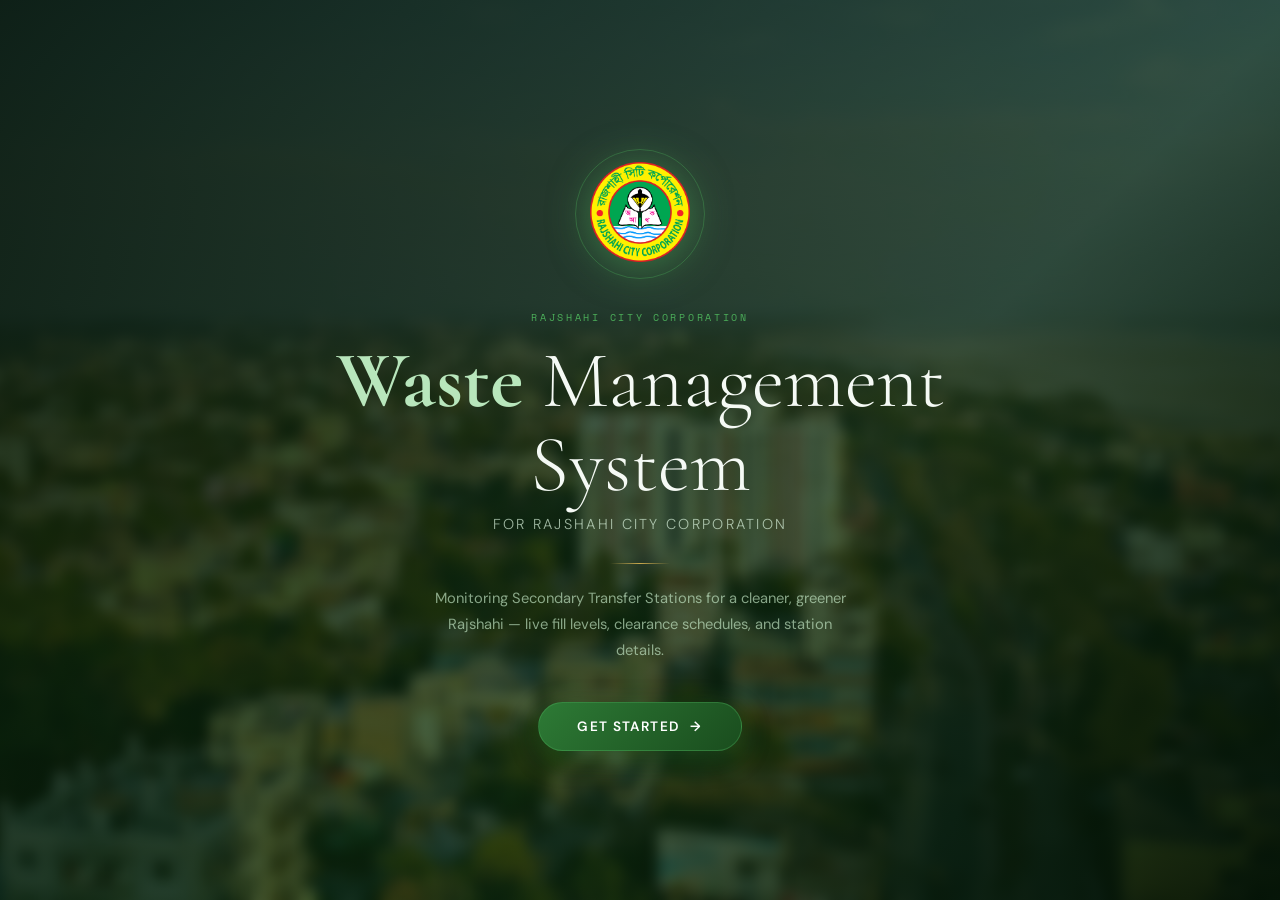
<file: index.html>
<!DOCTYPE html>
<html lang="en">
<head>
  <meta charset="UTF-8">
  <meta name="viewport" content="width=device-width, initial-scale=1.0">
  <title>Waste Management System — RCC</title>
  <link rel="stylesheet" href="css/style.css">
</head>
<body>

  <div class="home-bg">
    <div class="home-content">

      <div class="logo-ring">
        <a href="http://erajshahi.portal.gov.bd/" target="_blank" rel="noopener">
          <img src="images/rcc_logo.png" class="home-logo" alt="Rajshahi City Corporation Logo">
        </a>
      </div>

      <div class="home-eyebrow">Rajshahi City Corporation</div>

      <h1 class="home-title"><strong>Waste</strong> Management<br>System</h1>

      <p class="home-subtitle">for Rajshahi City Corporation</p>

      <div class="home-divider"></div>

      <p class="home-tagline">
        Monitoring Secondary Transfer Stations for a cleaner, greener Rajshahi —
        live fill levels, clearance schedules, and station details.
      </p>

      <a class="btn-primary" href="about.html">
        Get Started <span>→</span>
      </a>

    </div>
  </div>

  <script src="js/app.js"></script>
</body>
</html>
</file>
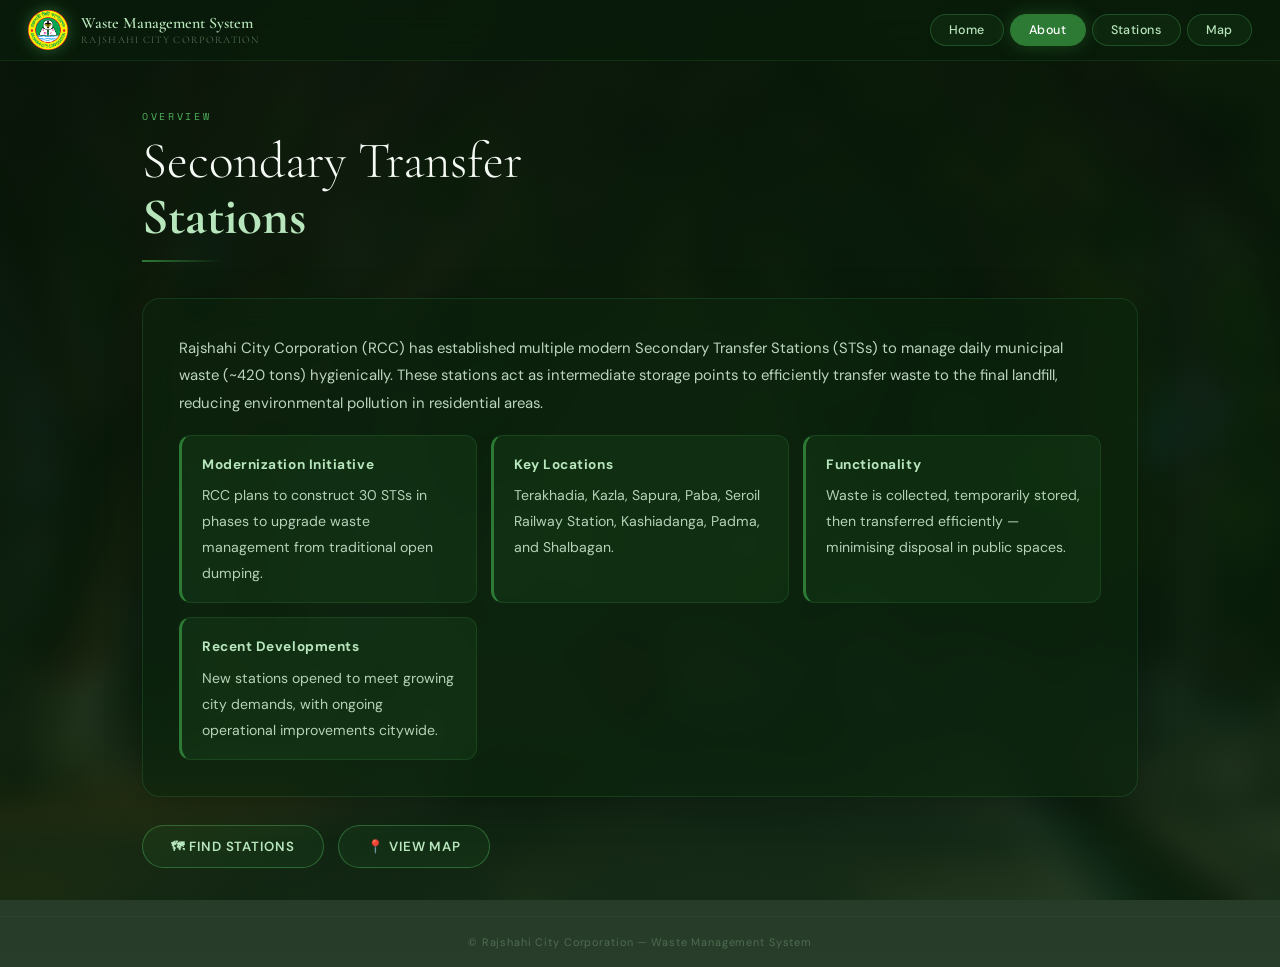
<file: about.html>
<!DOCTYPE html>
<html lang="en">
<head>
  <meta charset="UTF-8">
  <meta name="viewport" content="width=device-width, initial-scale=1.0">
  <title>About — RCC Waste Management</title>
  <link rel="stylesheet" href="css/style.css">
</head>
<body class="page-bg">

  <nav>
    <a class="brand" href="index.html">
      <img src="images/rcc_logo.png" class="brand-logo" alt="RCC Logo">
      <div class="brand-text">
        Waste Management System
        <span>Rajshahi City Corporation</span>
      </div>
    </a>
    <div class="nav-links">
      <a class="nav-btn" href="index.html"    data-page="index.html">Home</a>
      <a class="nav-btn" href="about.html"    data-page="about.html">About</a>
      <a class="nav-btn" href="stations.html" data-page="stations.html">Stations</a>
      <a class="nav-btn" href="map.html"      data-page="map.html">Map</a>
    </div>
  </nav>

  <div class="page-body">

    <div class="page-header">
      <div class="page-eyebrow">Overview</div>
      <h1 class="page-title">Secondary Transfer<br><strong>Stations</strong></h1>
      <div class="page-line"></div>
    </div>

    <div class="about-card">
      <p>
        Rajshahi City Corporation (RCC) has established multiple modern Secondary Transfer
        Stations (STSs) to manage daily municipal waste (~420 tons) hygienically. These stations
        act as intermediate storage points to efficiently transfer waste to the final landfill,
        reducing environmental pollution in residential areas.
      </p>
      <div class="feature-grid">
        <div class="feat">
          <strong>Modernization Initiative</strong>
          RCC plans to construct 30 STSs in phases to upgrade waste management from traditional open dumping.
        </div>
        <div class="feat">
          <strong>Key Locations</strong>
          Terakhadia, Kazla, Sapura, Paba, Seroil Railway Station, Kashiadanga, Padma, and Shalbagan.
        </div>
        <div class="feat">
          <strong>Functionality</strong>
          Waste is collected, temporarily stored, then transferred efficiently — minimising disposal in public spaces.
        </div>
        <div class="feat">
          <strong>Recent Developments</strong>
          New stations opened to meet growing city demands, with ongoing operational improvements citywide.
        </div>
      </div>
    </div>

    <div class="btn-row">
      <a class="btn-outline" href="stations.html">🗺 Find Stations</a>
      <a class="btn-outline" href="map.html">📍 View Map</a>
    </div>

  </div>

  <footer>© Rajshahi City Corporation — Waste Management System</footer>

  <script src="js/app.js"></script>
</body>
</html>
</file>
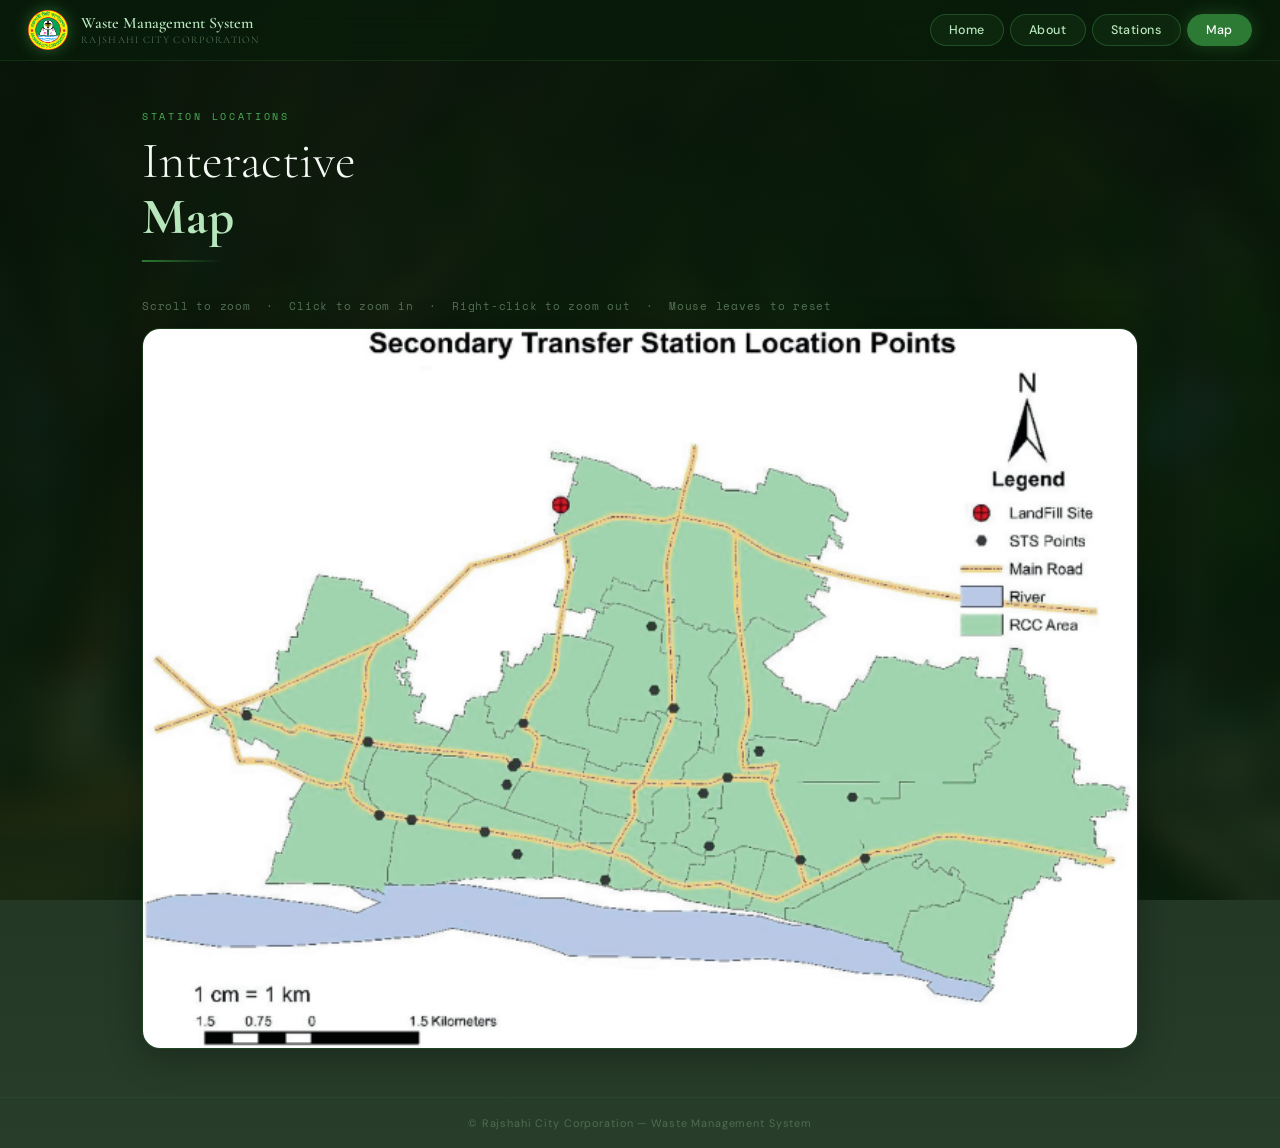
<file: map.html>
<!DOCTYPE html>
<html lang="en">
<head>
  <meta charset="UTF-8">
  <meta name="viewport" content="width=device-width, initial-scale=1.0">
  <title>Map — RCC Waste Management</title>
  <link rel="stylesheet" href="css/style.css">
</head>
<body class="page-bg">

  <nav>
    <a class="brand" href="index.html">
      <img src="images/rcc_logo.png" class="brand-logo" alt="RCC Logo">
      <div class="brand-text">
        Waste Management System
        <span>Rajshahi City Corporation</span>
      </div>
    </a>
    <div class="nav-links">
      <a class="nav-btn" href="index.html"    data-page="index.html">Home</a>
      <a class="nav-btn" href="about.html"    data-page="about.html">About</a>
      <a class="nav-btn" href="stations.html" data-page="stations.html">Stations</a>
      <a class="nav-btn" href="map.html"      data-page="map.html">Map</a>
    </div>
  </nav>

  <div class="page-body">

    <div class="page-header">
      <div class="page-eyebrow">Station Locations</div>
      <h1 class="page-title">Interactive<br><strong>Map</strong></h1>
      <div class="page-line"></div>
    </div>

    <p class="map-hint">
      Scroll to zoom &nbsp;·&nbsp; Click to zoom in &nbsp;·&nbsp;
      Right-click to zoom out &nbsp;·&nbsp; Mouse leaves to reset
    </p>

    <div class="map-frame">
      <img id="mapImg" src="images/map.png" alt="Map of Secondary Transfer Stations in Rajshahi">
    </div>

  </div>

  <footer>© Rajshahi City Corporation — Waste Management System</footer>

  <script src="js/app.js"></script>
  <script>
    (function () {
      const img = document.getElementById('mapImg');
      let scale = 1;
      const clamp = (v, mn, mx) => Math.min(Math.max(v, mn), mx);

      img.addEventListener('wheel', e => {
        e.preventDefault();
        scale = clamp(scale + (e.deltaY < 0 ? 0.12 : -0.12), 0.5, 4);
        img.style.transform = `scale(${scale})`;
      });
      img.parentElement.addEventListener('mouseleave', () => {
        scale = 1;
        img.style.transform = 'scale(1)';
      });
      img.addEventListener('click', () => {
        scale = clamp(scale + 0.2, 0.5, 4);
        img.style.transform = `scale(${scale})`;
      });
      img.addEventListener('contextmenu', e => {
        e.preventDefault();
        scale = clamp(scale - 0.2, 0.5, 4);
        img.style.transform = `scale(${scale})`;
      });
    })();
  </script>
</body>
</html>
</file>
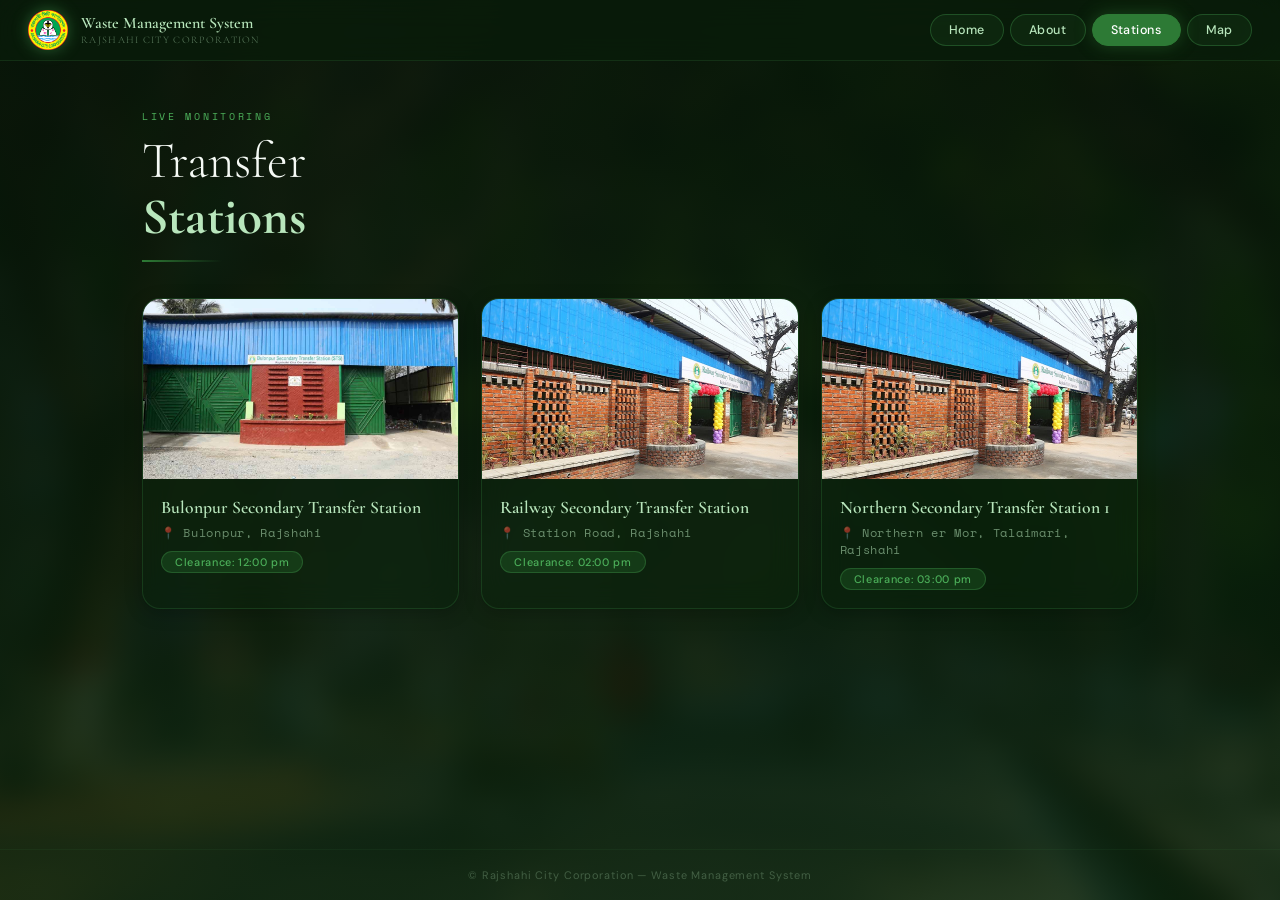
<file: stations.html>
<!DOCTYPE html>
<html lang="en">
<head>
  <meta charset="UTF-8">
  <meta name="viewport" content="width=device-width, initial-scale=1.0">
  <title>Stations — RCC Waste Management</title>
  <link rel="stylesheet" href="css/style.css">
</head>
<body class="page-bg">

  <nav>
    <a class="brand" href="index.html">
      <img src="images/rcc_logo.png" class="brand-logo" alt="RCC Logo">
      <div class="brand-text">
        Waste Management System
        <span>Rajshahi City Corporation</span>
      </div>
    </a>
    <div class="nav-links">
      <a class="nav-btn" href="index.html"    data-page="index.html">Home</a>
      <a class="nav-btn" href="about.html"    data-page="about.html">About</a>
      <a class="nav-btn" href="stations.html" data-page="stations.html">Stations</a>
      <a class="nav-btn" href="map.html"      data-page="map.html">Map</a>
    </div>
  </nav>

  <div class="page-body">

    <div class="page-header">
      <div class="page-eyebrow">Live Monitoring</div>
      <h1 class="page-title">Transfer<br><strong>Stations</strong></h1>
      <div class="page-line"></div>
    </div>

    <!--
      Cards are injected here by stations.js from data/stations.json.
      To add a new station: edit data/stations.json only.
    -->
    <div class="sts-grid" id="stationsGrid">
      <p style="color:rgba(184,230,188,0.5);font-size:0.9rem">Loading stations…</p>
    </div>

  </div>

  <footer>© Rajshahi City Corporation — Waste Management System</footer>

  <!--
    Modals are also injected here by stations.js.
    No need to touch this file when adding stations.
  -->
  <div id="modalsContainer"></div>

  <script src="js/app.js"></script>
  <script src="js/stations.js"></script>
</body>
</html>
</file>
<file: css/style.css>
/* ═══════════════════════════════════════════════
   RCC Waste Management System — Shared Stylesheet
   ═══════════════════════════════════════════════ */

@import url('https://fonts.googleapis.com/css2?family=Cormorant+Garamond:wght@300;400;600;700&family=DM+Sans:wght@300;400;500;600&family=Space+Mono&display=swap');

/* ─── CSS Variables ─── */
:root {
  --green-deep:    #0d2b0f;
  --green-mid:     #1a4d1e;
  --green-accent:  #2d7a35;
  --green-light:   #4caf5a;
  --green-pale:    #b8e6bc;
  --gold:          #c9a84c;
  --white:         #f5faf5;
  --glass:         rgba(10, 40, 12, 0.55);
  --radius:        18px;
  --transition:    0.32s cubic-bezier(0.4, 0, 0.2, 1);
}

/* ─── Reset ─── */
*, *::before, *::after { box-sizing: border-box; margin: 0; padding: 0; }
html { scroll-behavior: smooth; }

body {
  font-family: 'DM Sans', sans-serif;
  background: var(--green-deep);
  color: var(--white);
  min-height: 100vh;
  overflow-x: hidden;
}

a { text-decoration: none; color: inherit; }

/* ─── Scrollbar ─── */
::-webkit-scrollbar { width: 6px; }
::-webkit-scrollbar-track { background: transparent; }
::-webkit-scrollbar-thumb { background: var(--green-accent); border-radius: 3px; }

/* ═══════════════════════════════════════════════
   NAVBAR
   ═══════════════════════════════════════════════ */
nav {
  position: sticky;
  top: 0;
  z-index: 100;
  display: flex;
  align-items: center;
  gap: 10px;
  padding: 10px 28px;
  background: rgba(8, 28, 10, 0.75);
  backdrop-filter: blur(24px);
  border-bottom: 1px solid rgba(100, 200, 110, 0.12);
  animation: slideDown 0.5s ease;
}

@keyframes slideDown {
  from { transform: translateY(-100%); opacity: 0; }
  to   { transform: translateY(0);     opacity: 1; }
}

.brand {
  display: flex;
  align-items: center;
  gap: 13px;
  flex: 1;
  text-decoration: none;
}

.brand-logo {
  height: 40px;
  width: 40px;
  object-fit: contain;
  filter: drop-shadow(0 0 8px rgba(76, 175, 90, 0.45));
  transition: transform var(--transition);
}
.brand-logo:hover { transform: scale(1.12) rotate(-3deg); }

.brand-text {
  font-family: 'Cormorant Garamond', serif;
  font-size: 1rem;
  font-weight: 600;
  color: var(--green-pale);
  line-height: 1.2;
}
.brand-text span {
  display: block;
  font-size: 0.63rem;
  font-weight: 300;
  color: rgba(184, 230, 188, 0.5);
  letter-spacing: 0.13em;
  text-transform: uppercase;
}

.nav-links { display: flex; gap: 6px; }

.nav-btn {
  padding: 7px 18px;
  border-radius: 50px;
  font-size: 0.78rem;
  font-weight: 500;
  letter-spacing: 0.04em;
  border: 1px solid rgba(76, 175, 90, 0.3);
  background: rgba(76, 175, 90, 0.08);
  color: var(--green-pale);
  cursor: pointer;
  transition: all var(--transition);
  text-decoration: none;
  display: inline-block;
}
.nav-btn:hover,
.nav-btn.active {
  background: var(--green-accent);
  border-color: var(--green-accent);
  color: #fff;
  box-shadow: 0 0 18px rgba(45, 122, 53, 0.45);
}

/* ═══════════════════════════════════════════════
   PAGE LAYOUT
   ═══════════════════════════════════════════════ */
.page-bg {
  background:
    linear-gradient(180deg, rgba(5,18,7,0.93) 0%, rgba(10,35,12,0.88) 100%),
    url('../images/image.jpg') center / cover no-repeat fixed;
  min-height: 100vh;
  display: flex;
  flex-direction: column;
}

.page-body {
  padding: 48px 32px;
  max-width: 1060px;
  width: 100%;
  margin: 0 auto;
  flex: 1;
  animation: fadeUp 0.55s ease;
}

@keyframes fadeUp {
  from { opacity: 0; transform: translateY(28px); }
  to   { opacity: 1; transform: translateY(0); }
}

/* ─── Page Header ─── */
.page-eyebrow {
  font-family: 'Space Mono', monospace;
  font-size: 0.6rem;
  letter-spacing: 0.28em;
  color: var(--green-light);
  text-transform: uppercase;
  margin-bottom: 10px;
}

.page-title {
  font-family: 'Cormorant Garamond', serif;
  font-size: clamp(2rem, 5vw, 3.2rem);
  font-weight: 300;
  color: var(--white);
  line-height: 1.1;
}
.page-title strong { font-weight: 700; color: var(--green-pale); }

.page-line {
  width: 80px;
  height: 2px;
  background: linear-gradient(90deg, var(--green-accent), transparent);
  margin-top: 14px;
  margin-bottom: 36px;
}

/* ═══════════════════════════════════════════════
   BUTTONS
   ═══════════════════════════════════════════════ */
.btn-primary {
  display: inline-flex;
  align-items: center;
  gap: 10px;
  padding: 15px 38px;
  background: linear-gradient(135deg, var(--green-accent), var(--green-mid));
  border: 1px solid rgba(76, 175, 90, 0.4);
  border-radius: 50px;
  font-size: 0.85rem;
  font-weight: 600;
  letter-spacing: 0.1em;
  color: #fff;
  text-transform: uppercase;
  cursor: pointer;
  transition: all var(--transition);
  box-shadow: 0 8px 28px rgba(45, 122, 53, 0.35);
  text-decoration: none;
}
.btn-primary:hover {
  transform: translateY(-3px);
  box-shadow: 0 16px 44px rgba(45, 122, 53, 0.5);
}

.btn-outline {
  display: inline-flex;
  align-items: center;
  gap: 8px;
  padding: 12px 28px;
  border-radius: 50px;
  border: 1px solid rgba(76, 175, 90, 0.45);
  background: rgba(45, 122, 53, 0.12);
  color: var(--green-pale);
  font-size: 0.83rem;
  font-weight: 600;
  letter-spacing: 0.07em;
  text-transform: uppercase;
  cursor: pointer;
  transition: all var(--transition);
  text-decoration: none;
}
.btn-outline:hover {
  background: var(--green-accent);
  border-color: var(--green-accent);
  color: #fff;
  transform: translateY(-2px);
  box-shadow: 0 8px 22px rgba(45, 122, 53, 0.4);
}

/* ═══════════════════════════════════════════════
   FOOTER
   ═══════════════════════════════════════════════ */
footer {
  text-align: center;
  padding: 18px;
  font-size: 0.68rem;
  color: rgba(184, 230, 188, 0.28);
  letter-spacing: 0.08em;
  border-top: 1px solid rgba(76, 175, 90, 0.07);
}

/* ═══════════════════════════════════════════════
   HOME PAGE
   ═══════════════════════════════════════════════ */
.home-bg {
  min-height: 100vh;
  display: flex;
  justify-content: center;
  align-items: center;
  background:
    linear-gradient(135deg, rgba(5,20,7,0.92) 0%, rgba(13,43,15,0.72) 60%, rgba(5,20,7,0.97) 100%),
    url('../images/rajshahi.jpg') center / cover no-repeat;
}

.home-content {
  display: flex;
  flex-direction: column;
  align-items: center;
  padding: 60px 40px;
  max-width: 700px;
  text-align: center;
  animation: fadeUp 0.9s cubic-bezier(0.4, 0, 0.2, 1);
}

.logo-ring {
  width: 130px;
  height: 130px;
  border-radius: 50%;
  border: 1px solid rgba(76, 175, 90, 0.35);
  display: flex;
  align-items: center;
  justify-content: center;
  margin-bottom: 30px;
  animation: pulse 2.5s ease-in-out infinite;
}
@keyframes pulse {
  0%, 100% { box-shadow: 0 0 0 0 rgba(76,175,90,0.3); }
  50%       { box-shadow: 0 0 0 18px rgba(76,175,90,0); }
}

.home-logo {
  width: 100px;
  height: 100px;
  object-fit: contain;
  filter: drop-shadow(0 4px 20px rgba(76,175,90,0.55));
  transition: transform var(--transition);
}
.home-logo:hover { transform: scale(1.08); }

.home-eyebrow {
  font-family: 'Space Mono', monospace;
  font-size: 0.65rem;
  letter-spacing: 0.26em;
  color: var(--green-light);
  text-transform: uppercase;
  margin-bottom: 14px;
}

.home-title {
  font-family: 'Cormorant Garamond', serif;
  font-size: clamp(3rem, 7vw, 5rem);
  font-weight: 300;
  line-height: 1.05;
  color: var(--white);
  margin-bottom: 8px;
}
.home-title strong { font-weight: 700; color: var(--green-pale); }

.home-subtitle {
  font-size: 0.9rem;
  font-weight: 300;
  color: rgba(220, 245, 222, 0.7);
  letter-spacing: 0.16em;
  text-transform: uppercase;
  margin-bottom: 8px;
}

.home-divider {
  width: 60px;
  height: 1px;
  background: linear-gradient(90deg, transparent, var(--gold), transparent);
  margin: 22px auto;
}

.home-tagline {
  font-size: 0.92rem;
  color: rgba(200, 235, 202, 0.65);
  max-width: 420px;
  line-height: 1.75;
  margin-bottom: 38px;
}

/* ═══════════════════════════════════════════════
   ABOUT PAGE
   ═══════════════════════════════════════════════ */
.about-card {
  background: rgba(10, 35, 12, 0.6);
  backdrop-filter: blur(16px);
  border: 1px solid rgba(76, 175, 90, 0.18);
  border-radius: var(--radius);
  padding: 36px;
  margin-bottom: 28px;
  line-height: 1.85;
  font-size: 0.93rem;
  color: rgba(220, 245, 222, 0.85);
  box-shadow: 0 8px 36px rgba(0, 0, 0, 0.28);
}
.about-card p { margin-bottom: 18px; }

.feature-grid {
  display: grid;
  grid-template-columns: repeat(auto-fit, minmax(280px, 1fr));
  gap: 14px;
  margin-top: 8px;
}

.feat {
  background: rgba(45, 122, 53, 0.14);
  border: 1px solid rgba(76, 175, 90, 0.18);
  border-left: 3px solid var(--green-accent);
  border-radius: 12px;
  padding: 16px 20px;
  font-size: 0.88rem;
  color: rgba(220, 245, 222, 0.82);
}
.feat strong {
  display: block;
  margin-bottom: 5px;
  color: var(--green-pale);
  font-size: 0.85rem;
  letter-spacing: 0.04em;
}

.btn-row { display: flex; gap: 14px; flex-wrap: wrap; }

/* ═══════════════════════════════════════════════
   STATIONS PAGE
   ═══════════════════════════════════════════════ */
.sts-grid {
  display: grid;
  grid-template-columns: repeat(auto-fill, minmax(270px, 1fr));
  gap: 22px;
  margin-bottom: 36px;
}

.sts-card {
  background: rgba(10, 35, 12, 0.52);
  backdrop-filter: blur(14px);
  border: 1px solid rgba(76, 175, 90, 0.18);
  border-radius: var(--radius);
  overflow: hidden;
  cursor: pointer;
  transition: all var(--transition);
  box-shadow: 0 4px 18px rgba(0, 0, 0, 0.22);
}
.sts-card:hover {
  transform: translateY(-5px);
  border-color: rgba(76, 175, 90, 0.45);
  box-shadow: 0 14px 44px rgba(0, 0, 0, 0.38);
}

.sts-card-img-wrap { overflow: hidden; height: 180px; }
.sts-card-img {
  width: 100%;
  height: 180px;
  object-fit: cover;
  transition: transform 0.5s ease;
  display: block;
}
.sts-card:hover .sts-card-img { transform: scale(1.06); }

/* fallback if image missing */
.sts-card-img-placeholder {
  width: 100%;
  height: 180px;
  background: linear-gradient(135deg, var(--green-mid), var(--green-deep));
  display: flex;
  align-items: center;
  justify-content: center;
  font-size: 52px;
}

.sts-card-body { padding: 18px; }

.sts-card-name {
  font-family: 'Cormorant Garamond', serif;
  font-size: 1.1rem;
  font-weight: 600;
  color: var(--green-pale);
  margin-bottom: 5px;
  line-height: 1.3;
}

.sts-card-loc {
  font-size: 0.72rem;
  color: rgba(184, 230, 188, 0.55);
  letter-spacing: 0.06em;
  font-family: 'Space Mono', monospace;
}

.sts-card-badge {
  display: inline-block;
  margin-top: 10px;
  padding: 3px 13px;
  border-radius: 20px;
  font-size: 0.68rem;
  background: rgba(45, 122, 53, 0.28);
  color: var(--green-light);
  border: 1px solid rgba(76, 175, 90, 0.28);
  font-weight: 500;
  letter-spacing: 0.06em;
}

/* ─── Station Modal ─── */
.overlay {
  position: fixed;
  inset: 0;
  z-index: 200;
  background: rgba(0, 0, 0, 0.78);
  backdrop-filter: blur(6px);
  display: none;
  justify-content: center;
  align-items: center;
  padding: 16px;
}
.overlay.open { display: flex; }

.popup {
  background: linear-gradient(145deg, #0d2e10, #1a4d1e);
  border: 1px solid rgba(76, 175, 90, 0.28);
  border-radius: 22px;
  width: 100%;
  max-width: 500px;
  max-height: 88vh;
  overflow-y: auto;
  box-shadow: 0 28px 70px rgba(0, 0, 0, 0.6);
  animation: popIn 0.32s cubic-bezier(0.34, 1.56, 0.64, 1);
  position: relative;
  scrollbar-width: thin;
  scrollbar-color: var(--green-accent) transparent;
}
@keyframes popIn {
  from { transform: scale(0.85) translateY(18px); opacity: 0; }
  to   { transform: scale(1) translateY(0);        opacity: 1; }
}

.popup-img {
  width: 100%;
  height: 210px;
  object-fit: cover;
  border-radius: 22px 22px 0 0;
  display: block;
}

.popup-body { padding: 26px; }

.popup-name {
  font-family: 'Cormorant Garamond', serif;
  font-size: 1.45rem;
  font-weight: 700;
  color: var(--green-pale);
  margin-bottom: 4px;
  line-height: 1.2;
}

.popup-meta {
  font-size: 0.72rem;
  color: rgba(184, 230, 188, 0.5);
  letter-spacing: 0.07em;
  font-family: 'Space Mono', monospace;
  margin-bottom: 6px;
}

.popup-divider {
  height: 1px;
  background: linear-gradient(90deg, transparent, rgba(76, 175, 90, 0.28), transparent);
  margin: 18px 0;
}

/* fill bar */
.fill-wrap { margin-bottom: 20px; }
.fill-lbl {
  display: flex;
  justify-content: space-between;
  font-size: 0.67rem;
  color: rgba(184, 230, 188, 0.5);
  margin-bottom: 7px;
  font-family: 'Space Mono', monospace;
  letter-spacing: 0.06em;
}
.fill-track {
  height: 7px;
  background: rgba(255, 255, 255, 0.07);
  border-radius: 4px;
  overflow: hidden;
}
.fill-fill {
  height: 100%;
  border-radius: 4px;
  background: linear-gradient(90deg, var(--green-accent), var(--green-light));
  transition: width 1s ease, background 1s ease;
}
.fill-high { background: linear-gradient(90deg, #c0392b, #e74c3c) !important; }
.fill-mid  { background: linear-gradient(90deg, #e67e22, #f39c12) !important; }

/* info rows */
.info-grid { display: grid; gap: 10px; margin-bottom: 20px; }
.info-row {
  display: flex;
  justify-content: space-between;
  align-items: center;
  padding: 11px 15px;
  border-radius: 11px;
  background: rgba(255, 255, 255, 0.04);
  border: 1px solid rgba(76, 175, 90, 0.1);
}
.info-label {
  font-size: 0.67rem;
  letter-spacing: 0.07em;
  color: rgba(184, 230, 188, 0.5);
  text-transform: uppercase;
  font-family: 'Space Mono', monospace;
}
.info-val {
  font-size: 0.88rem;
  font-weight: 600;
  color: var(--green-pale);
  font-family: 'Space Mono', monospace;
}

/* status badge */
.status-badge {
  display: inline-block;
  padding: 4px 13px;
  border-radius: 20px;
  font-size: 0.72rem;
  font-weight: 600;
  letter-spacing: 0.05em;
}
.s-hi { background: rgba(220,60,60,0.2);  color: #ff8080; border: 1px solid rgba(220,60,60,0.3); }
.s-mi { background: rgba(255,165,0,0.2);  color: #ffb84d; border: 1px solid rgba(255,165,0,0.3); }
.s-lo { background: rgba(76,175,90,0.2);  color: #7dd880; border: 1px solid rgba(76,175,90,0.3); }

.contact-btn {
  width: 100%;
  padding: 13px;
  background: linear-gradient(135deg, var(--green-accent), var(--green-mid));
  border: none;
  border-radius: 50px;
  color: #fff;
  font-size: 0.83rem;
  font-weight: 600;
  letter-spacing: 0.1em;
  text-transform: uppercase;
  cursor: pointer;
  transition: all var(--transition);
  box-shadow: 0 4px 18px rgba(45, 122, 53, 0.32);
}
.contact-btn:hover {
  transform: translateY(-2px);
  box-shadow: 0 10px 28px rgba(45, 122, 53, 0.48);
}

.close-btn {
  position: absolute;
  top: 14px;
  right: 14px;
  width: 34px;
  height: 34px;
  border-radius: 50%;
  background: rgba(255, 255, 255, 0.09);
  border: 1px solid rgba(255, 255, 255, 0.14);
  color: rgba(255, 255, 255, 0.75);
  font-size: 0.95rem;
  cursor: pointer;
  display: flex;
  align-items: center;
  justify-content: center;
  transition: all var(--transition);
}
.close-btn:hover { background: rgba(220, 60, 60, 0.38); color: #fff; }

/* ═══════════════════════════════════════════════
   MAP PAGE
   ═══════════════════════════════════════════════ */
.map-hint {
  font-size: 0.67rem;
  color: rgba(184, 230, 188, 0.42);
  letter-spacing: 0.07em;
  margin-bottom: 14px;
  font-family: 'Space Mono', monospace;
}

.map-frame {
  background: rgba(10, 35, 12, 0.5);
  backdrop-filter: blur(14px);
  border: 1px solid rgba(76, 175, 90, 0.18);
  border-radius: var(--radius);
  overflow: hidden;
  box-shadow: 0 8px 36px rgba(0, 0, 0, 0.3);
  user-select: none;
}
.map-frame img {
  display: block;
  width: 100%;
  cursor: zoom-in;
  transition: transform 0.3s ease;
  transform-origin: center;
}

/* ═══════════════════════════════════════════════
   RESPONSIVE
   ═══════════════════════════════════════════════ */
@media (max-width: 640px) {
  nav { padding: 10px 14px; }
  .brand-text { display: none; }
  .nav-btn { padding: 6px 12px; font-size: 0.72rem; }
  .page-body { padding: 28px 16px; }
  .home-content { padding: 40px 20px; }
  .popup { max-width: 100%; }
}
</file>
